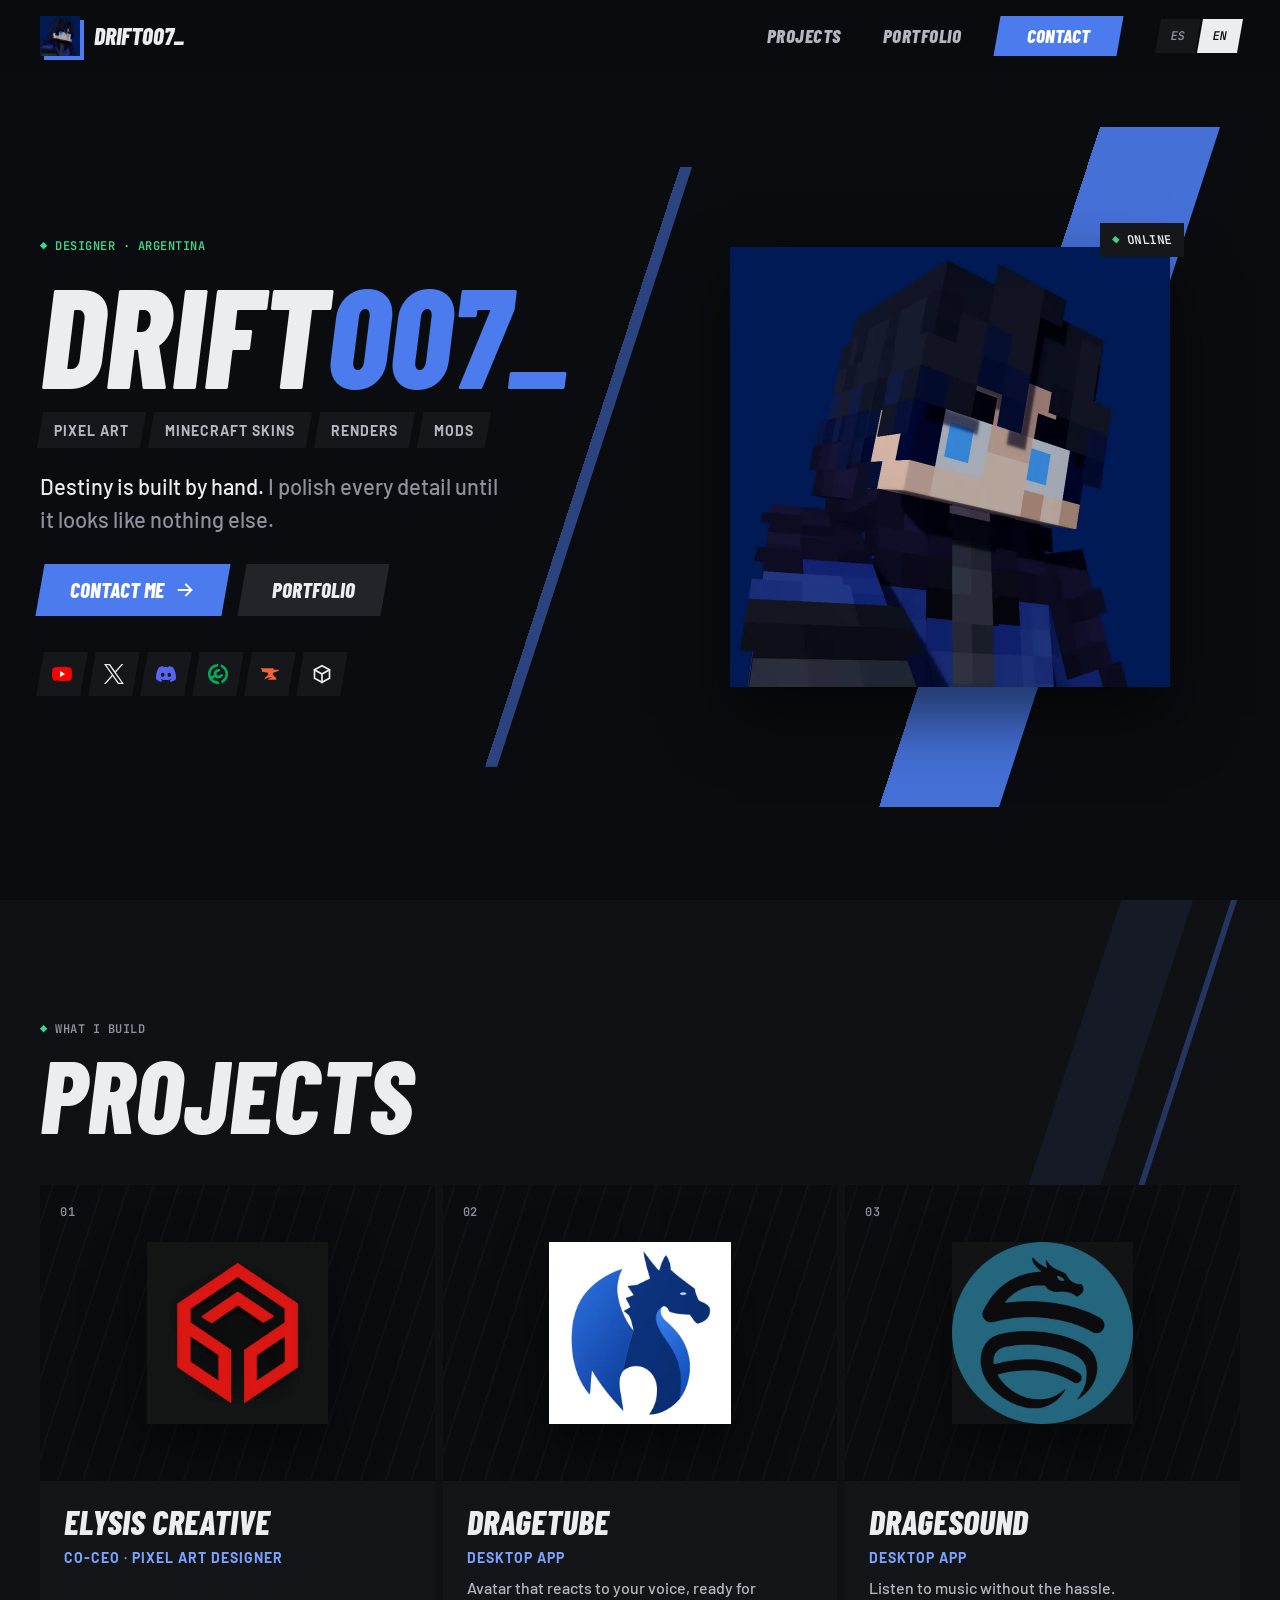
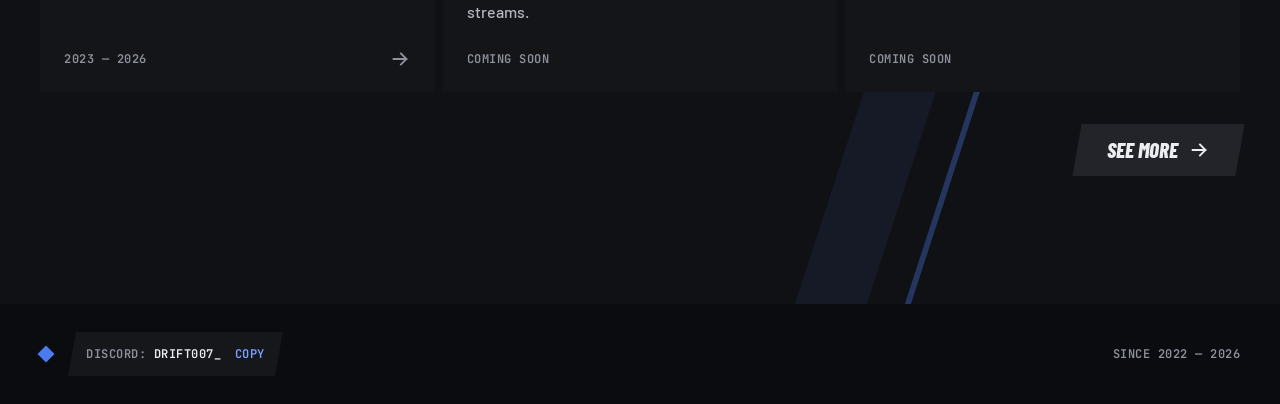
<file: index.html>
<!doctype html>
<html lang="es">
<head>
  <meta charset="utf-8">
  <meta name="viewport" content="width=device-width, initial-scale=1">
  <title>Drift007_</title>
  <meta name="description" content="Destiny is built by hand. I polish every detail until it looks like nothing else.">
  <meta name="theme-color" content="#4B7BEC">
  <meta property="og:type" content="website">
  <meta property="og:site_name" content="Drift007_">
  <meta property="og:title" content="Drift007_">
  <meta property="og:description" content="Destiny is built by hand. I polish every detail until it looks like nothing else.">
  <meta property="og:url" content="https://drift007x.github.io/Portafolio/">
  <meta property="og:image" content="https://drift007x.github.io/Portafolio/assets/img/og.png">
  <meta property="og:image:width" content="1200">
  <meta property="og:image:height" content="630">
  <meta property="og:image:alt" content="Drift007_ · Designer · Argentina">
  <meta name="twitter:card" content="summary_large_image">
  <meta name="twitter:title" content="Drift007_">
  <meta name="twitter:description" content="Destiny is built by hand. I polish every detail until it looks like nothing else.">
  <meta name="twitter:image" content="https://drift007x.github.io/Portafolio/assets/img/og.png">
  <link rel="icon" href="assets/img/favicon.png">
  <link rel="preconnect" href="https://fonts.googleapis.com">
  <link rel="preconnect" href="https://fonts.gstatic.com" crossorigin>
  <link rel="preload" as="style" href="https://fonts.googleapis.com/css2?family=Barlow:wght@500;600;700&amp;family=Barlow+Condensed:ital,wght@1,800&amp;family=JetBrains+Mono:wght@600&amp;display=swap">
  <link rel="stylesheet" href="https://fonts.googleapis.com/css2?family=Barlow:wght@500;600;700&amp;family=Barlow+Condensed:ital,wght@1,800&amp;family=JetBrains+Mono:wght@600&amp;display=swap" media="print" onload="this.media='all'">
  <noscript><link rel="stylesheet" href="https://fonts.googleapis.com/css2?family=Barlow:wght@500;600;700&amp;family=Barlow+Condensed:ital,wght@1,800&amp;family=JetBrains+Mono:wght@600&amp;display=swap"></noscript>
  <script>
    // Espera a las fuentes (máx. 1,2 s) antes de mostrar la entrada animada
    (function (d) {
      var h = d.documentElement; h.classList.add('fl');
      var done = function () { h.classList.remove('fl'); };
      setTimeout(done, 1200);
      if (d.fonts && d.fonts.load) Promise.all([
        d.fonts.load('800 italic 1em "Barlow Condensed"'),
        d.fonts.load('500 1em "Barlow"')
      ]).then(done, done);
    })(document);
  </script>
  <link rel="preload" as="image" href="assets/img/perfil.webp" fetchpriority="high">
  <link rel="stylesheet" href="css/style.css">
</head>
<body>
  <a class="skip" href="#contenido">Saltar al contenido</a>

  <header class="topbar" data-topbar>
    <div class="wrap nav">
      <a class="brand" href="index.html" aria-label="Ir al inicio">
        <span class="brand-mark"><img class="brand-img" src="assets/img/perfil-sm.webp" alt="" width="40" height="40"></span>
        <span class="dsp brand-name" data-nombre>Drift007_</span>
      </a>
      <button class="menu-btn" aria-expanded="false" aria-controls="menu" aria-label="Abrir menú">
        <span></span><span></span>
      </button>
      <nav id="menu" class="links" aria-label="Secciones">
        <a href="#proyectos" class="tab"><span>Proyectos</span></a>
        <a href="portafolio.html" class="tab"><span>Portafolio</span></a>
        <a href="contacto.html" class="btn btn--main btn--sm nav-cta"><span>Contacto</span></a>
      </nav>
    </div>
    <div class="topbar-line" aria-hidden="true"></div>
  </header>

  <!-- PORTADA -->
  <section class="hero">

    <div class="wrap hero-grid" id="contenido">
      <div class="hero-text">
        <span class="mono kicker e1"><span class="dot">◆</span> <span data-etiqueta>Creador · Argentina</span></span>
        <h1 class="dsp h1 e2" data-titulo>Drift<span>007_</span></h1>
        <ul class="skills e3" data-habilidades aria-label="Lo que hago"></ul>
        <p class="bio e3"><span data-bio></span> <span class="soft" data-bio-suave></span></p>
        <div class="actions e4">
          <a href="contacto.html" class="btn btn--main"><span>Contactame
            <svg class="ic arr" viewBox="0 0 24 24" aria-hidden="true"><path d="M5 12h14M13 6l6 6-6 6"/></svg></span></a>
          <a href="portafolio.html" class="btn"><span>Portafolio</span></a>
        </div>
        <nav class="socials e4" aria-label="Redes" data-redes></nav>
      </div>

      <div class="hero-visual">
        <div class="stripe stripe--big" aria-hidden="true"></div>
        <div class="stripe stripe--thin" aria-hidden="true"></div>
        <a href="#" class="photo e5" aria-label="Sobre mí">
          <img data-foto src="assets/img/perfil.webp" alt="Foto de perfil de Drift007_" width="440" height="440" fetchpriority="high" decoding="async">
        </a>
        <span class="mono chip e5" data-enlinea><span><span class="dot">◆</span> En línea</span></span>
      </div>
    </div>
  </section>

  <!-- PROYECTOS -->
  <section id="proyectos" class="work">
    <div class="work-stripes" aria-hidden="true"><span></span><span></span></div>
    <div class="wrap">
      <div class="work-head">
        <span class="mono"><span class="dot">◆</span> Lo que construyo</span>
        <h2 class="dsp">Proyectos</h2>
      </div>
      <div class="work-grid" data-proyectos></div>
      <div class="work-more">
        <a href="proyectos.html" class="btn"><span>Ver más
          <svg class="ic arr" viewBox="0 0 24 24" aria-hidden="true"><path d="M5 12h14M13 6l6 6-6 6"/></svg></span></a>
      </div>
    </div>
  </section>

  <footer class="footer">
    <div class="wrap footer-row">
      <span class="diamond" aria-hidden="true"></span>
      <button class="mono copy" type="button" data-discord><span class="copy-in">Discord: <strong data-discord-user>Drift007_</strong> <span class="copy-hint">Copiar</span></span></button>
      <span class="mono stamp" data-trayectoria>Desde 2022 — 2026</span>
    </div>
  </footer>

  <script src="data/traducciones.js"></script>
  <script src="js/i18n.js"></script>
  <script src="data/site.js"></script>
  <script src="js/main.js"></script>
</body>
</html>
</file>
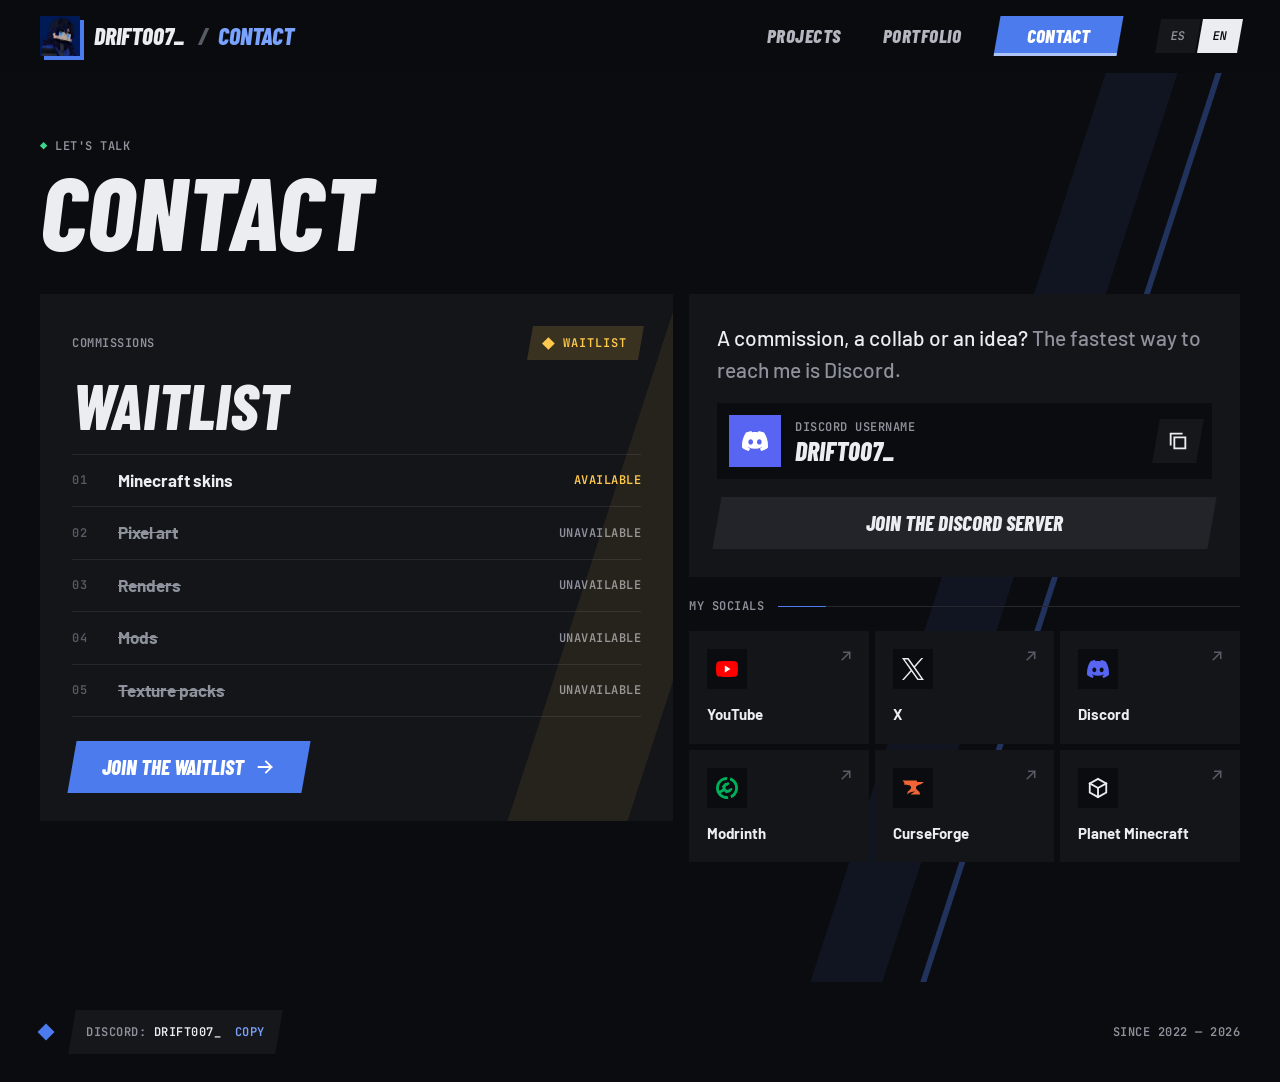
<file: contacto.html>
<!doctype html>
<html lang="es">
<head>
  <meta charset="utf-8">
  <meta name="viewport" content="width=device-width, initial-scale=1">
  <title>Drift007_</title>
  <meta name="description" content="Destiny is built by hand. I polish every detail until it looks like nothing else.">
  <meta name="theme-color" content="#4B7BEC">
  <meta property="og:type" content="website">
  <meta property="og:site_name" content="Drift007_">
  <meta property="og:title" content="Drift007_">
  <meta property="og:description" content="Destiny is built by hand. I polish every detail until it looks like nothing else.">
  <meta property="og:url" content="https://drift007x.github.io/Portafolio/contacto.html">
  <meta property="og:image" content="https://drift007x.github.io/Portafolio/assets/img/og.png">
  <meta property="og:image:width" content="1200">
  <meta property="og:image:height" content="630">
  <meta property="og:image:alt" content="Drift007_ · Designer · Argentina">
  <meta name="twitter:card" content="summary_large_image">
  <meta name="twitter:title" content="Drift007_">
  <meta name="twitter:description" content="Destiny is built by hand. I polish every detail until it looks like nothing else.">
  <meta name="twitter:image" content="https://drift007x.github.io/Portafolio/assets/img/og.png">
  <link rel="icon" href="assets/img/favicon.png">
  <link rel="preconnect" href="https://fonts.googleapis.com">
  <link rel="preconnect" href="https://fonts.gstatic.com" crossorigin>
  <link rel="preload" as="style" href="https://fonts.googleapis.com/css2?family=Barlow:wght@500;600;700&amp;family=Barlow+Condensed:ital,wght@1,800&amp;family=JetBrains+Mono:wght@600&amp;display=swap">
  <link rel="stylesheet" href="https://fonts.googleapis.com/css2?family=Barlow:wght@500;600;700&amp;family=Barlow+Condensed:ital,wght@1,800&amp;family=JetBrains+Mono:wght@600&amp;display=swap" media="print" onload="this.media='all'">
  <noscript><link rel="stylesheet" href="https://fonts.googleapis.com/css2?family=Barlow:wght@500;600;700&amp;family=Barlow+Condensed:ital,wght@1,800&amp;family=JetBrains+Mono:wght@600&amp;display=swap"></noscript>
  <script>
    // Espera a las fuentes (máx. 1,2 s) antes de mostrar la entrada animada
    (function (d) {
      var h = d.documentElement; h.classList.add('fl');
      var done = function () { h.classList.remove('fl'); };
      setTimeout(done, 1200);
      if (d.fonts && d.fonts.load) Promise.all([
        d.fonts.load('800 italic 1em "Barlow Condensed"'),
        d.fonts.load('500 1em "Barlow"')
      ]).then(done, done);
    })(document);
  </script>
  <link rel="stylesheet" href="css/style.css">
</head>
<body>
  <a class="skip" href="#contenido">Saltar al contenido</a>
  <header class="topbar" data-topbar>
    <div class="wrap nav">
      <a class="brand" href="index.html" aria-label="Ir al inicio">
        <span class="brand-mark"><img class="brand-img" src="assets/img/perfil-sm.webp" alt="" width="40" height="40"></span>
        <span class="dsp brand-name" data-nombre>Drift007_</span>
        <span class="crumb dsp" aria-hidden="true"><span class="crumb-sep">/</span>Contacto</span>
      </a>
      <button class="menu-btn" aria-expanded="false" aria-controls="menu" aria-label="Abrir menú">
        <span></span><span></span>
      </button>
      <nav id="menu" class="links" aria-label="Secciones">
        <a href="proyectos.html" class="tab"><span>Proyectos</span></a>
        <a href="portafolio.html" class="tab"><span>Portafolio</span></a>
        <a href="contacto.html" class="btn btn--main btn--sm nav-cta nav-cta--on" aria-current="page"><span>Contacto</span></a>
      </nav>
    </div>
    <div class="topbar-line" aria-hidden="true"></div>
  </header>

  <main class="page" id="contenido">
    <div class="work-stripes" aria-hidden="true"><span></span><span></span></div>
    <div class="wrap">
      <div class="work-head">
        <span class="mono e1"><span class="dot">◆</span> Hablemos</span>
        <h1 class="dsp page-title e2">Contacto</h1>
      </div>
      <div class="ct e3">

        <!-- Comisiones -->
        <section class="ct-com" data-com aria-labelledby="com-title">
          <div class="ct-com-top">
            <span class="mono">Comisiones</span>
            <span class="com-status" data-com-status><span class="com-dot" aria-hidden="true"></span><span data-com-label>Abiertas</span></span>
          </div>
          <h2 class="dsp ct-com-title" id="com-title" data-com-title>Comisiones abiertas</h2>
          <p class="ct-com-note" data-com-note></p>
          <div class="ct-com-list" data-com-servicios></div>
          <div class="ct-com-actions">
            <a href="https://discord.gg/NP4h2fFv33" target="_blank" rel="noopener" class="btn btn--main" data-com-cta><span>Pedir comisión
              <svg class="ic arr" viewBox="0 0 24 24" aria-hidden="true"><path d="M5 12h14M13 6l6 6-6 6"/></svg></span></a>
          </div>
          <div class="ct-com-stripe" aria-hidden="true"></div>
        </section>

        <!-- Hablemos -->
        <section class="ct-side">
          <div class="ct-card">
            <p class="contact-lead">¿Un encargo, una colaboración o una idea? <span class="soft">La forma más rápida de hablar conmigo es Discord.</span></p>
            <div class="ct-dc">
              <span class="ct-dc-ic"><img src="assets/icons/discord.svg" alt="" width="26" height="26"></span>
              <div class="ct-dc-txt">
                <span class="mono">Usuario de Discord</span>
                <strong class="notranslate" data-discord-user>Drift007_</strong>
              </div>
              <button type="button" class="ct-copy" data-discord-btn aria-label="Copiar usuario"><svg class="ic" viewBox="0 0 24 24" aria-hidden="true"><path d="M8 8h12v12H8zM4 16V4h12"/></svg></button>
            </div>
            <p class="mono contact-note" data-copiado aria-live="polite"></p>
            <a href="https://discord.gg/NP4h2fFv33" target="_blank" rel="noopener" class="btn btn--wide" data-contacto><span>Entrar al servidor de Discord</span></a>
          </div>

          <div class="ct-soc-head"><span class="mono">Mis redes</span><span class="ct-line" aria-hidden="true"></span></div>
          <div class="ct-soc" data-redes-lista></div>
        </section>
      </div>
    </div>
  </main>

  <footer class="footer">
    <div class="wrap footer-row">
      <span class="diamond" aria-hidden="true"></span>
      <button class="mono copy" type="button" data-discord><span class="copy-in">Discord: <strong data-discord-user>Drift007_</strong> <span class="copy-hint">Copiar</span></span></button>
      <span class="mono stamp" data-trayectoria>Desde 2022 — 2026</span>
    </div>
  </footer>

  <script src="data/traducciones.js"></script>
  <script src="js/i18n.js"></script>
  <script src="data/site.js"></script>
  <script src="js/main.js"></script>
</body>
</html>
</file>
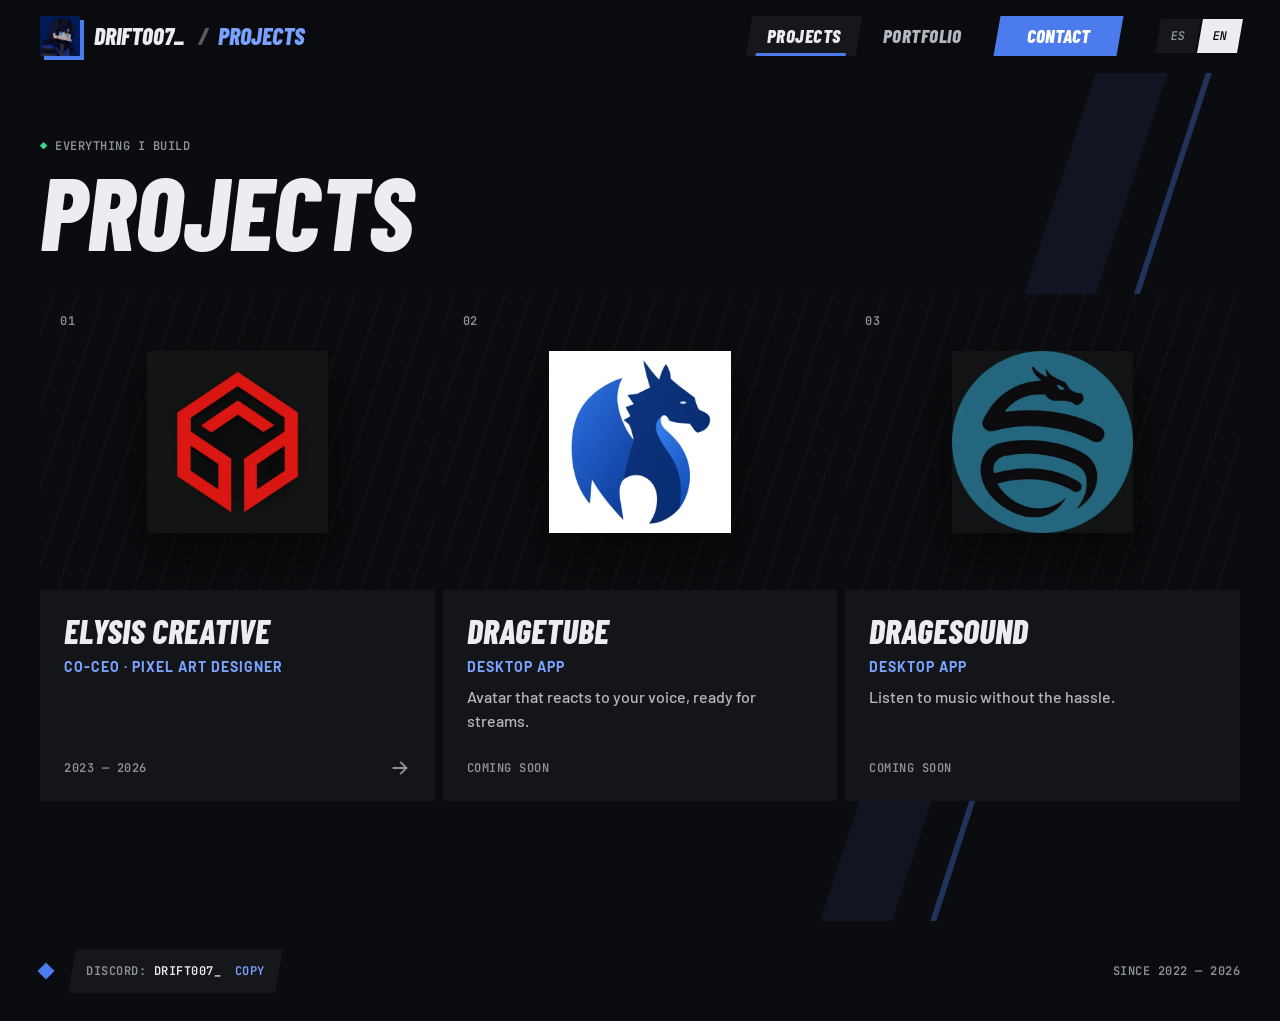
<file: proyectos.html>
<!doctype html>
<html lang="es">
<head>
  <meta charset="utf-8">
  <meta name="viewport" content="width=device-width, initial-scale=1">
  <title>Drift007_</title>
  <meta name="description" content="Destiny is built by hand. I polish every detail until it looks like nothing else.">
  <meta name="theme-color" content="#4B7BEC">
  <meta property="og:type" content="website">
  <meta property="og:site_name" content="Drift007_">
  <meta property="og:title" content="Drift007_">
  <meta property="og:description" content="Destiny is built by hand. I polish every detail until it looks like nothing else.">
  <meta property="og:url" content="https://drift007x.github.io/Portafolio/proyectos.html">
  <meta property="og:image" content="https://drift007x.github.io/Portafolio/assets/img/og.png">
  <meta property="og:image:width" content="1200">
  <meta property="og:image:height" content="630">
  <meta property="og:image:alt" content="Drift007_ · Designer · Argentina">
  <meta name="twitter:card" content="summary_large_image">
  <meta name="twitter:title" content="Drift007_">
  <meta name="twitter:description" content="Destiny is built by hand. I polish every detail until it looks like nothing else.">
  <meta name="twitter:image" content="https://drift007x.github.io/Portafolio/assets/img/og.png">
  <link rel="icon" href="assets/img/favicon.png">
  <link rel="preconnect" href="https://fonts.googleapis.com">
  <link rel="preconnect" href="https://fonts.gstatic.com" crossorigin>
  <link rel="preload" as="style" href="https://fonts.googleapis.com/css2?family=Barlow:wght@500;600;700&amp;family=Barlow+Condensed:ital,wght@1,800&amp;family=JetBrains+Mono:wght@600&amp;display=swap">
  <link rel="stylesheet" href="https://fonts.googleapis.com/css2?family=Barlow:wght@500;600;700&amp;family=Barlow+Condensed:ital,wght@1,800&amp;family=JetBrains+Mono:wght@600&amp;display=swap" media="print" onload="this.media='all'">
  <noscript><link rel="stylesheet" href="https://fonts.googleapis.com/css2?family=Barlow:wght@500;600;700&amp;family=Barlow+Condensed:ital,wght@1,800&amp;family=JetBrains+Mono:wght@600&amp;display=swap"></noscript>
  <script>
    // Espera a las fuentes (máx. 1,2 s) antes de mostrar la entrada animada
    (function (d) {
      var h = d.documentElement; h.classList.add('fl');
      var done = function () { h.classList.remove('fl'); };
      setTimeout(done, 1200);
      if (d.fonts && d.fonts.load) Promise.all([
        d.fonts.load('800 italic 1em "Barlow Condensed"'),
        d.fonts.load('500 1em "Barlow"')
      ]).then(done, done);
    })(document);
  </script>
  <link rel="stylesheet" href="css/style.css">
</head>
<body>
  <a class="skip" href="#contenido">Saltar al contenido</a>
  <header class="topbar" data-topbar>
    <div class="wrap nav">
      <a class="brand" href="index.html" aria-label="Ir al inicio">
        <span class="brand-mark"><img class="brand-img" src="assets/img/perfil-sm.webp" alt="" width="40" height="40"></span>
        <span class="dsp brand-name" data-nombre>Drift007_</span>
        <span class="crumb dsp" aria-hidden="true"><span class="crumb-sep">/</span>Proyectos</span>
      </a>
      <button class="menu-btn" aria-expanded="false" aria-controls="menu" aria-label="Abrir menú">
        <span></span><span></span>
      </button>
      <nav id="menu" class="links" aria-label="Secciones">
        <a href="proyectos.html" class="tab tab--on" aria-current="page"><span>Proyectos</span></a>
        <a href="portafolio.html" class="tab"><span>Portafolio</span></a>
        <a href="contacto.html" class="btn btn--main btn--sm nav-cta"><span>Contacto</span></a>
      </nav>
    </div>
    <div class="topbar-line" aria-hidden="true"></div>
  </header>

  <main class="page" id="contenido">
    <div class="work-stripes" aria-hidden="true"><span></span><span></span></div>
    <div class="wrap">
      <div class="work-head">
        <span class="mono e1"><span class="dot">◆</span> Todo lo que construyo</span>
        <h1 class="dsp page-title e2">Proyectos</h1>
      </div>
      <div class="work-grid e3" data-proyectos></div>
    </div>
  </main>

  <footer class="footer">
    <div class="wrap footer-row">
      <span class="diamond" aria-hidden="true"></span>
      <button class="mono copy" type="button" data-discord><span class="copy-in">Discord: <strong data-discord-user>Drift007_</strong> <span class="copy-hint">Copiar</span></span></button>
      <span class="mono stamp" data-trayectoria>Desde 2022 — 2026</span>
    </div>
  </footer>

  <script src="data/traducciones.js"></script>
  <script src="js/i18n.js"></script>
  <script src="data/site.js"></script>
  <script src="js/main.js"></script>
</body>
</html>
</file>
<file: css/style.css>
/* ─────────────────────────────────────────────
   Drift007_ · Portafolio — estilo Rift (variante carbón)
   ───────────────────────────────────────────── */
:root {
  --bg-000: #0B0C0F;   /* fondo */
  --bg-100: #101115;   /* franjas de sección */
  --bg-200: #141519;   /* tarjetas */
  --bg-300: #16171B;   /* controles */
  --bg-400: #1A1B20;   /* hover */
  --bg-500: #232429;
  --bg-600: #2C2E35;
  --line:   #26282E;
  --ink-100: #ECEDF1;
  --ink-200: #B4B7C0;
  --ink-300: #8E929C;
  --ink-500: #575B66;  /* decorativo, no para texto */
  --accent: #4B7BEC;   /* color de marca */
  --accent-hover: #5D8BF5;
  --accent-ink: #7AA2FF;
  --pulse: #5B8CFF;
  --success: #3DD68C;
  --ease: cubic-bezier(.2,.9,.3,1.2);
}

* { box-sizing: border-box; }
[hidden] { display: none !important; }

/* Fuentes de respaldo con medidas parecidas: el cambio de fuente no mueve nada */
@font-face { font-family: "Barlow Fallback"; src: local("Arial"); size-adjust: 94%; ascent-override: 100%; descent-override: 20%; line-gap-override: 0%; }
@font-face { font-family: "Barlow Cond Fallback"; src: local("Arial Narrow"), local("Arial"); size-adjust: 88%; ascent-override: 100%; descent-override: 22%; line-gap-override: 0%; }
@font-face { font-family: "Mono Fallback"; src: local("Consolas"), local("Courier New"); size-adjust: 98%; }
/* Mientras cargan las fuentes (máx. 1,2 s), los títulos esperan en vez de saltar */
html.fl .dsp, html.fl .tab, html.fl .btn > span, html.fl .h1 { opacity: 0; }
html .dsp, html .tab, html .btn > span { transition: opacity 180ms; }
html.fl .e1, html.fl .e2, html.fl .e3, html.fl .e4, html.fl .e5, html.fl .stripe { animation-play-state: paused; }

/* Selector de idioma */
.lang { display: flex; gap: 2px; margin-left: 14px; flex: none; }
.lang button { border: 0; cursor: pointer; height: 34px; min-width: 40px; padding: 0 10px; background: var(--bg-300); color: var(--ink-300); font-family: 'JetBrains Mono', "Mono Fallback", monospace; font-weight: 600; font-size: 12px; transform: skew(-10deg); transition: background 100ms, color 100ms; }
.lang button:hover { background: var(--bg-500); color: var(--ink-100); }
.lang button[aria-pressed="true"] { background: var(--ink-100); color: var(--bg-000); }
.lang button:focus-visible { outline: 2px solid var(--pulse); outline-offset: 3px; }
html { scroll-behavior: smooth; }
body {
  margin: 0;
  background: var(--bg-000);
  color: var(--ink-100);
  font: 500 16px/1.5 Barlow, "Barlow Fallback", system-ui, sans-serif;
  overflow-x: hidden;
}
img { display: block; max-width: 100%; }
a { color: var(--accent-ink); }

.dsp { font-family: 'Barlow Condensed', "Barlow Cond Fallback", "Arial Narrow", sans-serif; font-weight: 800; font-style: italic; text-transform: uppercase; }
.mono { font-family: 'JetBrains Mono', "Mono Fallback", monospace; font-weight: 600; font-size: 12px; letter-spacing: .5px; text-transform: uppercase; color: var(--ink-300); }
.wrap { width: 100%; max-width: 1280px; margin: 0 auto; padding: 0 40px; }
.dot { color: var(--success); }

.skip { position: absolute; left: 16px; top: -60px; z-index: 50; background: var(--accent); color: #fff; padding: 10px 16px; font-weight: 700; text-decoration: none; }
.skip:focus { top: 16px; }

:focus-visible { outline: 2px solid var(--pulse); outline-offset: 3px; }

.ic { width: 22px; height: 22px; fill: none; stroke: currentColor; stroke-width: 2; stroke-linecap: square; stroke-linejoin: miter; }

/* ── Botones (inclinados) ── */
.btn {
  display: inline-flex; align-items: center; height: 52px; padding: 0 30px; border: 0;
  transform: skew(-10deg); background: var(--bg-500); color: var(--ink-100); text-decoration: none;
  transition: transform 100ms var(--ease), background 100ms;
}
.btn > span {
  transform: skew(10deg); display: inline-flex; align-items: center; gap: 10px;
  font-family: 'Barlow Condensed', "Barlow Cond Fallback", "Arial Narrow", sans-serif; font-weight: 800; font-style: italic; text-transform: uppercase; font-size: 21px;
}
.btn:hover { background: var(--bg-600); transform: skew(-10deg) translateY(-2px); }
.btn:active { transform: skew(-10deg) scale(.97); }
.btn--main { background: var(--accent); color: #fff; }
.btn--main:hover { background: var(--accent-hover); }
.btn .arr { transition: transform 160ms; }
.btn:hover .arr { transform: translateX(4px); }

/* ── Portada ── */
.hero { position: relative; min-height: calc(100vh - 73px); min-height: calc(100svh - 73px); display: flex; flex-direction: column; }

/* ── Barra superior ── */
.topbar {
  position: sticky; top: 0; z-index: 40;
  background: rgba(11, 12, 15, .72); backdrop-filter: blur(12px); -webkit-backdrop-filter: blur(12px);
  transition: background 160ms;
}
.topbar.is-scrolled { background: rgba(16, 17, 21, .94); }
.topbar-line { height: 1px; background: var(--line); opacity: 0; transition: opacity 160ms; position: relative; overflow: visible; }
.topbar-line::before { content: ""; position: absolute; left: 0; top: 0; height: 1px; width: 120px; background: var(--accent); }
.topbar.is-scrolled .topbar-line { opacity: 1; }
.nav { display: flex; align-items: center; gap: 24px; height: 72px; position: relative; }

.brand { display: flex; align-items: center; gap: 14px; color: var(--ink-100); text-decoration: none; }
.brand-mark { position: relative; width: 40px; height: 40px; flex: none; }
.brand-mark::before { content: ""; position: absolute; inset: 0; transform: translate(4px, 4px); background: var(--accent); transition: transform 160ms var(--ease); }
.brand-img { position: relative; width: 40px; height: 40px; display: block; }
.brand:hover .brand-mark::before { transform: translate(6px, 6px); }
.brand-name { font-size: 24px; line-height: 1; }
.crumb { font-size: 24px; line-height: 1; color: var(--accent-ink); display: inline-flex; gap: 10px; }
.crumb-sep { color: var(--ink-500); }
.brand:focus-visible { outline: 2px solid var(--pulse); outline-offset: 4px; }

.links { display: flex; align-items: center; gap: 6px; margin-left: auto; }
.tab {
  display: inline-flex; align-items: center; height: 40px; padding: 0 18px; transform: skew(-10deg);
  color: var(--ink-200); text-decoration: none; position: relative; transition: background 100ms, color 100ms;
}
.tab > span { transform: skew(10deg); font-family: 'Barlow Condensed', "Barlow Cond Fallback", "Arial Narrow", sans-serif; font-weight: 800; font-style: italic; text-transform: uppercase; font-size: 19px; letter-spacing: .5px; }
.tab::after { content: ""; position: absolute; left: 10px; right: 10px; bottom: 0; height: 3px; background: var(--accent); transform: scaleX(0); transform-origin: left; transition: transform 160ms var(--ease); }
.tab:hover { background: var(--bg-300); color: var(--ink-100); }
.tab:hover::after { transform: scaleX(1); }
.tab--on { background: var(--bg-300); color: var(--ink-100); }
.tab--on::after { transform: scaleX(1); }
.tab:focus-visible { outline: 2px solid var(--pulse); outline-offset: 3px; }
.nav-cta { margin-left: 12px; height: 40px; }
.nav-cta > span { font-size: 19px; }
.nav-cta--on { box-shadow: inset 0 -3px 0 rgba(255,255,255,.55); }
.menu-btn { display: none; }

.hero-grid {
  flex: 1; display: grid; grid-template-columns: 1fr 1fr; gap: 40px;
  align-items: center; position: relative; padding-bottom: 40px;
}
.hero-text { display: flex; flex-direction: column; gap: 22px; position: relative; z-index: 2; }
.kicker { color: var(--success); }
.kicker [data-etiqueta] { color: var(--success); }
.h1 { margin: 0; font-size: clamp(88px, 11vw, 156px); line-height: .8; }
.h1 span { color: var(--accent); }
.bio { margin: 0; font-size: 22px; max-width: 460px; }
.bio .soft { color: var(--ink-300); }
.actions { display: flex; gap: 16px; flex-wrap: wrap; padding-top: 6px; }

.socials { display: flex; gap: 8px; flex-wrap: wrap; padding-top: 14px; }
.soc {
  width: 44px; height: 44px; display: inline-flex; align-items: center; justify-content: center;
  background: var(--bg-300); transform: skew(-10deg); transition: background 100ms, transform 100ms;
}
.soc img { transform: skew(10deg); width: 20px; height: 20px; object-fit: contain; }
.soc:hover { background: var(--bg-500); transform: skew(-10deg) translateY(-2px); }

.hero-visual { position: relative; height: 680px; display: flex; align-items: center; justify-content: center; }
.stripe { position: absolute; left: 50%; background: var(--accent); transform: skew(-18deg); transform-origin: top; animation: wipe 600ms 120ms var(--ease) both; }
.stripe--big { top: 0; bottom: 0; width: 120px; margin-left: 150px; opacity: .9; }
.stripe--thin { top: 40px; bottom: 40px; width: 12px; margin-left: -270px; opacity: .5; }
.photo { position: relative; display: block; width: 440px; height: 440px; overflow: hidden; background: var(--bg-100); box-shadow: 0 30px 60px rgba(0,0,0,.55); }
.photo img { width: 100%; height: 100%; object-fit: cover; transition: transform 240ms var(--ease); }
.photo:hover img { transform: scale(1.025); }
.chip { position: absolute; left: 50%; margin-left: 150px; top: 96px; background: var(--bg-300); color: var(--ink-100); padding: 8px 12px; transform: skew(-10deg); }
.chip > span { display: inline-block; transform: skew(10deg); }

/* ── Habilidades ── */
.skills { list-style: none; margin: 0; padding: 0; display: flex; flex-wrap: wrap; gap: 8px; }
.skills li { background: var(--bg-300); transform: skew(-10deg); padding: 6px 14px; }
.skills li span { display: inline-block; transform: skew(10deg); font-weight: 700; font-size: 14px; letter-spacing: 1px; text-transform: uppercase; color: var(--ink-200); }

/* ── Ahora / proyectos ── */
.projects { background: var(--bg-100); padding: 72px 0; }
.projects-head { display: flex; align-items: baseline; gap: 16px; flex-wrap: wrap; margin-bottom: 28px; }
.projects-head h2 { margin: 0; font-size: 40px; line-height: 1; }
.more { margin-left: auto; text-decoration: none; transition: color 100ms; }
.more:hover { color: var(--ink-100); }
.projects-grid { display: grid; grid-template-columns: 2fr 1fr; gap: 6px; }
.proj {
  display: flex; flex-direction: column; justify-content: space-between; gap: 28px; min-height: 132px; padding: 22px 24px;
  background: var(--bg-200); color: var(--ink-100); text-decoration: none; transition: transform 100ms, background 100ms;
}
.proj:hover { background: var(--bg-400); transform: translateY(-2px); }
.proj .dsp { font-size: 26px; line-height: 1; }
.proj-foot { display: flex; align-items: baseline; gap: 16px; flex-wrap: wrap; }
.proj-year { margin-left: auto; }
.proj--on { background: var(--accent); }
.proj--on:hover { background: var(--accent-hover); }
.proj--on .dsp { font-size: 40px; }
.proj--on .mono { color: #fff; }
div.proj:hover { transform: none; }
div.proj--on:hover { background: var(--accent); }

/* ── Proyectos ── */
.work { position: relative; background: var(--bg-100); padding: 120px 0 128px; overflow: hidden; scroll-margin-top: 0; }
.work-stripes { position: absolute; right: 8%; top: -40px; bottom: -40px; width: 220px; pointer-events: none; }
.work-stripes span { position: absolute; top: 0; bottom: 0; background: var(--accent); transform: skew(-18deg); }
.work-stripes span:first-child { left: 0; width: 72px; opacity: .08; }
.work-stripes span:last-child { left: 110px; width: 6px; opacity: .35; }
.work .wrap { position: relative; }
.work-head { display: flex; flex-direction: column; gap: 12px; margin-bottom: 48px; }
.work-head h2 { margin: 0; font-size: clamp(64px, 8vw, 112px); line-height: .85; }
.work-grid { display: grid; grid-template-columns: repeat(3, 1fr); gap: 8px; }

.wcard {
  display: flex; flex-direction: column; background: var(--bg-200); color: var(--ink-100); text-decoration: none;
  transition: transform 160ms var(--ease), background 100ms;
}
a.wcard:hover { transform: translateY(-4px); background: var(--bg-400); }
.wlogo {
  position: relative; aspect-ratio: 4 / 3; display: flex; align-items: center; justify-content: center; overflow: hidden;
  background: repeating-linear-gradient(-72deg, transparent 0 22px, rgba(255,255,255,.025) 22px 24px), var(--bg-000);
}
.wlogo::after {
  content: ""; position: absolute; top: -10%; bottom: -10%; left: -30%; width: 24%; background: var(--accent); opacity: 0;
  transform: skew(-18deg); transition: left 360ms var(--ease), opacity 200ms;
}
.wcard:hover .wlogo::after { left: 110%; opacity: .18; }
.wtile { width: 46%; aspect-ratio: 1; display: flex; align-items: center; justify-content: center; box-shadow: 0 24px 48px rgba(0,0,0,.5); transition: transform 240ms var(--ease); position: relative; z-index: 1; }
.wtile .dsp { font-size: clamp(48px, 5vw, 72px); color: #fff; }
.wtile--img { background: #111314; }
.wtile--img img { width: 100%; height: 100%; object-fit: cover; }
.wcard:hover .wtile { transform: scale(1.04); }
.wnum { position: absolute; left: 20px; top: 18px; z-index: 1; }
.wbody { flex: 1; display: flex; flex-direction: column; gap: 8px; padding: 24px 24px 22px; }
.wbody h3 { margin: 0; font-size: 34px; line-height: 1; }
.wrol { font-weight: 700; font-size: 14px; letter-spacing: 1px; text-transform: uppercase; color: var(--accent-ink); }
.wbody p { margin: 0; color: var(--ink-200); }
.wfoot { margin-top: auto; padding-top: 16px; display: flex; align-items: center; justify-content: space-between; min-height: 38px; }
.warr { color: var(--ink-300); transition: transform 160ms, color 100ms; }
a.wcard:hover .warr { color: var(--accent-ink); transform: translateX(4px); }
a.wcard:focus-visible { outline: 2px solid var(--pulse); outline-offset: 3px; }

.work-more { display: flex; justify-content: flex-end; margin-top: 32px; }
.page-top { padding-top: 24px; }

/* ── Páginas internas ── */
.page { position: relative; overflow: hidden; padding: 64px 0 120px; min-height: calc(100vh - 73px - 100px); }
.page-title { margin: 0; font-size: clamp(64px, 8vw, 112px); line-height: .85; }
.page .work-head { margin-bottom: 40px; }


.gallery { display: grid; grid-template-columns: repeat(auto-fill, minmax(260px, 1fr)); gap: 8px; }
.gitem { margin: 0; display: flex; flex-direction: column; background: var(--bg-200); color: var(--ink-100); text-decoration: none; transition: transform 160ms var(--ease), background 100ms; }
.gitem:hover { background: var(--bg-400); }
a.gitem:hover { transform: translateY(-4px); }
.gimg { aspect-ratio: 1; overflow: hidden; background: var(--bg-000); }
.gimg img { width: 100%; height: 100%; object-fit: cover; transition: transform 240ms var(--ease); }
.gitem:hover .gimg img { transform: scale(1.03); }
.gimg--skin { background: repeating-linear-gradient(-72deg, transparent 0 22px, rgba(255,255,255,.025) 22px 24px), var(--bg-000); }
.gimg--skin img { object-fit: contain; padding: 24px; image-rendering: pixelated; }
.gcap { display: flex; align-items: baseline; justify-content: space-between; gap: 12px; padding: 16px 20px; }
.gcap .dsp { font-size: 22px; line-height: 1; }
.dl { color: var(--accent-ink); text-decoration: none; }
.dl:hover { color: var(--ink-100); }
.gdl { padding: 0 20px 16px; }
.empty { color: var(--ink-300); margin: 24px 0 0; }
.empty-box { background: var(--bg-200); padding: 48px; display: flex; flex-direction: column; align-items: flex-start; gap: 14px; max-width: 640px; }
.empty-box .dsp { font-size: 44px; line-height: 1; }
.empty-box p { margin: 0 0 8px; color: var(--ink-200); font-size: 18px; }

.contact { display: grid; grid-template-columns: 1fr 1fr; gap: 48px; align-items: start; }
.contact-main { display: flex; flex-direction: column; gap: 24px; }
.contact-lead { margin: 0; font-size: 24px; max-width: 520px; }
.contact-lead .soft { color: var(--ink-300); }
.contact-note { min-height: 18px; margin: 0; color: var(--success); }
.contact-list { display: flex; flex-direction: column; gap: 4px; }
.crow { display: grid; grid-template-columns: 44px 1fr auto 22px; align-items: center; gap: 16px; padding: 14px 18px; background: var(--bg-200); color: var(--ink-100); text-decoration: none; transition: background 100ms, transform 100ms; }
.crow:hover { background: var(--bg-400); transform: translateX(4px); }
.cico { width: 44px; height: 44px; display: flex; align-items: center; justify-content: center; background: var(--bg-000); }
.cico img { width: 22px; height: 22px; object-fit: contain; }
.cname { font-weight: 700; font-size: 17px; }
.curl { text-transform: none; overflow: hidden; text-overflow: ellipsis; white-space: nowrap; max-width: 260px; }
.carr { color: var(--ink-300); width: 20px; height: 20px; }
.crow:hover .carr { color: var(--accent-ink); }
.crow:focus-visible, .gitem:focus-visible { outline: 2px solid var(--pulse); outline-offset: 3px; }

/* ── Portafolio ── */
.pf-head { display: flex; align-items: flex-end; justify-content: space-between; gap: 32px; flex-wrap: wrap; margin-bottom: 28px; }
.pf-head .work-head { margin-bottom: 0; }
.pf-stats { display: flex; gap: 8px; }
.pf-stats > div { display: flex; flex-direction: column; gap: 4px; background: var(--bg-200); padding: 16px 24px; min-width: 132px; }
.pf-num { font-size: 56px; line-height: .9; color: var(--ink-100); }
.pf-stats > div:first-child .pf-num { color: var(--accent-ink); }

.pf-cats { display: grid; grid-template-columns: repeat(5, 1fr); gap: 6px; margin-bottom: 20px; }
.pfc {
  position: relative; overflow: hidden; text-align: left; border: 0; cursor: pointer; font: inherit;
  display: flex; flex-direction: column; gap: 6px; padding: 20px 22px 18px; min-height: 196px;
  background: var(--bg-200); color: var(--ink-100); transition: background 120ms, transform 160ms var(--ease);
}
.pfc::before {
  content: ""; position: absolute; top: -20%; bottom: -20%; right: -60px; width: 90px; background: var(--accent);
  transform: skew(-18deg) translateX(40px); opacity: 0; transition: transform 320ms var(--ease), opacity 200ms;
}
.pfc:hover { background: var(--bg-400); transform: translateY(-4px); }
.pfc:hover::before { opacity: .14; transform: skew(-18deg) translateX(0); }
.pfc--on { background: var(--accent); }
.pfc--on:hover { background: var(--accent-hover); }
.pfc--on::before { opacity: .18; background: #fff; transform: skew(-18deg) translateX(0); }
.pfc-top { display: flex; justify-content: space-between; align-items: center; margin-bottom: auto; position: relative; }
.pfc-ic { width: 28px; height: 28px; color: var(--accent-ink); transition: transform 240ms var(--ease); }
.pfc:hover .pfc-ic { transform: scale(1.12); }
.pfc--on .pfc-ic, .pfc--on .pfc-idx, .pfc--on .pfc-n, .pfc--on .pfc-desc { color: #fff; }
.pfc-name { font-size: 40px; line-height: .9; position: relative; margin-top: 24px; }
.pfc-desc { color: var(--ink-300); font-size: 15px; position: relative; }
.pfc-foot { display: flex; align-items: center; gap: 12px; margin-top: 10px; position: relative; }
.pfc-bar { flex: 1; height: 2px; background: var(--line); position: relative; overflow: hidden; }
.pfc-bar::after { content: ""; position: absolute; inset: 0; background: var(--accent); transform: scaleX(0); transform-origin: left; transition: transform 320ms var(--ease); }
.pfc:hover .pfc-bar::after { transform: scaleX(1); }
.pfc--on .pfc-bar { background: rgba(255,255,255,.3); }
.pfc--on .pfc-bar::after { background: #fff; transform: scaleX(1); }
.pfc:focus-visible { outline: 2px solid var(--pulse); outline-offset: 3px; }
/* Versión compacta: ícono a la izquierda, nombre y cantidad a la derecha */
.pfc { display: grid; grid-template-columns: 40px 1fr; grid-template-areas: "ic name" "ic foot"; align-items: center; column-gap: 14px; row-gap: 2px; min-height: 0; padding: 14px 16px 16px; }
.pfc-top { grid-area: ic; margin: 0; justify-content: center; width: 40px; height: 40px; background: var(--bg-000); }
.pfc--on .pfc-top { background: rgba(255,255,255,.16); }
.pfc-idx, .pfc-desc { display: none; }
.pfc-ic { width: 22px; height: 22px; }
.pfc-name { grid-area: name; font-size: 26px; line-height: 1; margin: 0; }
.pfc-foot { grid-area: foot; margin: 0; }
.pfc-bar { position: absolute; left: 0; right: 0; bottom: 0; height: 2px; flex: none; }
.pfc:hover { transform: translateY(-2px); }

.pf-bar { display: flex; align-items: center; gap: 16px; min-height: 40px; margin-bottom: 16px; border-top: 1px solid var(--line); padding-top: 16px; }
.pf-bar strong { color: var(--ink-100); font-weight: 600; }
.pf-reset { margin-left: auto; border: 0; background: var(--bg-300); color: var(--ink-100); height: 36px; padding: 0 14px; cursor: pointer; transform: skew(-10deg); transition: background 100ms; }
.pf-reset:hover { background: var(--bg-500); }

.pf-grid { display: grid; grid-template-columns: repeat(4, 1fr); grid-auto-rows: 280px; grid-auto-flow: dense; gap: 8px; }
.pfi {
  position: relative; overflow: hidden; border: 0; padding: 0; cursor: zoom-in; background: var(--bg-200); color: var(--ink-100); font: inherit; text-align: left;
  animation: rise 520ms var(--ease) both;
}
.pfi--big { grid-column: span 2; grid-row: span 2; }
.pfi-img { position: absolute; inset: 0; display: block; }
.pfi-img img { width: 100%; height: 100%; object-fit: cover; transition: transform 400ms var(--ease), filter 300ms; }
.pfi--skin .pfi-img { background: repeating-linear-gradient(-72deg, transparent 0 22px, rgba(255,255,255,.03) 22px 24px), var(--bg-000); }
.pfi--skin .pfi-img img { object-fit: contain; padding: 28px; image-rendering: pixelated; }
.pfi:hover .pfi-img img { transform: scale(1.05); }
.pfi-over {
  position: absolute; left: 0; right: 0; bottom: 0; display: flex; flex-direction: column; gap: 4px; padding: 56px 22px 20px;
  background: linear-gradient(to top, rgba(11,12,15,.92), rgba(11,12,15,0));
}
.pfi-cat { color: var(--accent-ink); }
.pfi-title { font-size: 28px; line-height: 1; }
.pfi--big .pfi-title { font-size: 48px; }
.pfi-go {
  position: absolute; right: 18px; bottom: 18px; width: 44px; height: 44px; display: flex; align-items: center; justify-content: center;
  background: var(--accent); color: #fff; transform: skew(-10deg) translateY(12px); opacity: 0; transition: transform 200ms var(--ease), opacity 160ms;
}
.pfi-go svg { transform: skew(10deg); }
.pfi:hover .pfi-go, .pfi:focus-visible .pfi-go { opacity: 1; transform: skew(-10deg); }
.pfi::after { content: ""; position: absolute; left: 0; top: 0; height: 3px; width: 0; background: var(--accent); transition: width 320ms var(--ease); }
.pfi:hover::after { width: 100%; }
.pfi:focus-visible { outline: 2px solid var(--pulse); outline-offset: 3px; }

.pf-empty {
  display: flex; flex-direction: column; gap: 10px; padding: 64px 48px; position: relative; overflow: hidden;
  background: repeating-linear-gradient(-72deg, transparent 0 22px, rgba(255,255,255,.02) 22px 24px), var(--bg-200);
}
.pf-empty .dsp { font-size: 56px; line-height: .9; }
.pf-empty p { margin: 0; color: var(--ink-200); font-size: 18px; }

.pfi--3d .pfi-img { background: radial-gradient(circle at 50% 45%, rgba(75,123,236,.22), transparent 60%), repeating-linear-gradient(-72deg, transparent 0 22px, rgba(255,255,255,.03) 22px 24px), var(--bg-000); }
.pfi--3d .pfi-img img { object-fit: cover; object-position: 50% 50%; padding: 0; image-rendering: auto; }
.pfi--flat .pfi-img img { image-rendering: pixelated; padding: 28px; }
.pfi--3d.is-loading .pfi-img::after { content: ""; position: absolute; left: 50%; top: 42%; width: 28px; height: 28px; margin: -14px 0 0 -14px; background: var(--accent); transform: rotate(45deg); animation: pulse3d 900ms ease-in-out infinite alternate; }
@keyframes pulse3d { from { opacity: .25; transform: rotate(45deg) scale(.7); } to { opacity: .9; transform: rotate(45deg) scale(1); } }
.pfi-3d { position: absolute; top: 16px; left: 16px; background: var(--accent); color: #fff; padding: 4px 10px; transform: skew(-10deg); }

.pfi-year { position: absolute; top: 16px; right: 16px; background: rgba(11,12,15,.75); color: var(--ink-100); padding: 4px 10px; transform: skew(-10deg); }

.pf-years { display: flex; flex-wrap: wrap; gap: 6px; margin-bottom: 24px; }
.pf-ychip { border: 0; cursor: pointer; height: 34px; padding: 0 14px; background: var(--bg-300); color: var(--ink-200); transform: skew(-10deg); transition: background 100ms, color 100ms; }
.pf-ychip > span { display: inline-block; transform: skew(10deg); font-family: 'JetBrains Mono', "Mono Fallback", monospace; font-weight: 600; font-size: 12px; letter-spacing: .5px; text-transform: uppercase; }
.pf-ychip:hover { background: var(--bg-500); color: var(--ink-100); }
.pf-ychip[aria-pressed="true"] { background: var(--ink-100); color: var(--bg-000); }
.pf-ychip:focus-visible { outline: 2px solid var(--pulse); outline-offset: 3px; }

.pf-groups { display: flex; flex-direction: column; gap: 40px; }
.pf-year { display: flex; align-items: center; gap: 16px; margin-bottom: 14px; }
.pf-year-n { font-size: 40px; line-height: 1; color: var(--ink-100); }
.pf-year-line { flex: 1; height: 1px; background: var(--line); position: relative; }
.pf-year-line::before { content: ""; position: absolute; left: 0; top: 0; height: 1px; width: 64px; background: var(--accent); }

/* ── Portafolio compacto ── */
.pf { padding-top: 28px; }
.pf .work-head { gap: 6px; }
.pf .page-title { font-size: clamp(44px, 5vw, 72px); }
.pf-head { margin-bottom: 20px; gap: 16px; align-items: center; }
.pf-stats > div { flex-direction: row; align-items: baseline; gap: 8px; padding: 10px 16px; min-width: 0; }
.pf-num { font-size: 30px; }
.pf-cats { gap: 6px; margin-bottom: 16px; }
.pfc { display: grid; grid-template-columns: 36px 1fr; grid-template-rows: auto auto; column-gap: 12px; row-gap: 2px; align-items: center; min-height: 0; padding: 12px 14px; }
.pfc:hover { transform: translateY(-2px); }
.pfc-top { grid-row: span 2; margin: 0; justify-content: center; }
.pfc-idx, .pfc-desc, .pfc-bar { display: none; }
.pfc-ic { width: 26px; height: 26px; }
.pfc-name { font-size: 26px; margin: 0; line-height: 1; }
.pfc-foot { margin: 0; }
.pfc-n { font-size: 11px; }
.pfc::before { width: 60px; right: -40px; }
.pf-bar { min-height: 0; margin-bottom: 10px; padding-top: 10px; }
.pf-reset { height: 30px; }
.pf-years { margin-bottom: 16px; }
.pf-ychip { height: 30px; padding: 0 12px; }
.pf-groups { gap: 28px; }
.pf-year { margin-bottom: 10px; }
.pf-year-n { font-size: 30px; }

/* Tarjeta de mod */
.pfi--mod { grid-column: span 2; cursor: pointer; }
.pfi--mod .pfi-img img { filter: brightness(.45) saturate(.9); }
.pfi--mod:hover .pfi-img img { filter: brightness(.55) saturate(1); }
.pfi--mod .pfi-img { background: radial-gradient(circle at 20% 30%, rgba(75,123,236,.25), transparent 60%), var(--bg-200); }
.pfi--mod .pfi-over { top: 0; padding: 24px; justify-content: flex-end; gap: 12px; background: linear-gradient(to top, rgba(11,12,15,.95) 10%, rgba(11,12,15,.35)); }
.pfm-head { display: flex; align-items: center; gap: 16px; }
.pfm-logo { width: 72px; height: 72px; object-fit: cover; flex: none; box-shadow: 0 10px 24px rgba(0,0,0,.45); image-rendering: pixelated; }
.pfm-tt { display: flex; flex-direction: column; gap: 4px; }
.pfi--mod .pfi-title { font-size: 34px; }
.pfm-desc { color: var(--ink-200); font-size: 15px; max-width: 520px; display: -webkit-box; -webkit-line-clamp: 2; -webkit-box-orient: vertical; overflow: hidden; }
.pfm-tags { display: flex; flex-wrap: wrap; gap: 6px; }
.pfm-tag { font-family: 'JetBrains Mono', "Mono Fallback", monospace; font-weight: 600; font-size: 11px; letter-spacing: .5px; text-transform: uppercase; color: var(--ink-200); background: rgba(255,255,255,.07); padding: 4px 9px; transform: skew(-10deg); display: inline-block; }
.pfm-tag--l { color: var(--accent-ink); background: rgba(75,123,236,.16); }
.pfm-more { border: 0; cursor: pointer; color: var(--ink-100); background: var(--bg-500); }
.pfm-more:hover { background: var(--accent); }
.pfm-tag--warn { color: #FFC94D; background: rgba(255,201,77,.14); }
.pfm-plat { position: absolute; top: 18px; right: 18px; display: flex; gap: 6px; }
.pfm-plat img { width: 32px; height: 32px; padding: 6px; background: rgba(11,12,15,.75); }
.pfi--mod .pfi-year { right: auto; left: 16px; }

/* Visor */
.lb { border: 0; padding: 0; background: transparent; max-width: none; max-height: none; width: 100%; height: 100%; color: var(--ink-100); }
.lb::backdrop { background: rgba(5,6,8,.88); backdrop-filter: blur(6px); }
.lb[open] { display: flex; align-items: center; justify-content: center; }
.lb-inner {
  position: relative; display: grid; grid-template-columns: minmax(0, 1fr) 340px; width: min(1180px, 92vw); max-height: 88vh;
  background: var(--bg-100); box-shadow: 0 18px 40px rgba(0,2,8,.6); animation: rise 280ms var(--ease) both;
}
.lb-media { background: var(--bg-000); display: flex; align-items: center; justify-content: center; min-height: 360px; max-height: 88vh; }
.lb-media img { max-width: 100%; max-height: 88vh; object-fit: contain; }
.lb-media img.pixel { image-rendering: pixelated; padding: 40px; }
.lb-media { position: relative; }
.lb-media--3d { height: min(78vh, 720px); background: radial-gradient(circle at 50% 42%, rgba(75,123,236,.25), transparent 62%), repeating-linear-gradient(-72deg, transparent 0 22px, rgba(255,255,255,.025) 22px 24px), var(--bg-000); }
.lb-canvas { display: block; width: 100%; height: 100%; cursor: grab; }
.lb-canvas:active { cursor: grabbing; }
.lb-skin-ui { position: absolute; left: 16px; right: 16px; bottom: 16px; display: flex; align-items: center; justify-content: space-between; gap: 12px; flex-wrap: wrap; pointer-events: none; }
.lb-hint { background: rgba(11,12,15,.7); padding: 6px 10px; }
.lb-anim { display: flex; gap: 6px; pointer-events: auto; }
.lb-chip { border: 0; cursor: pointer; height: 36px; padding: 0 14px; background: var(--bg-300); color: var(--ink-200); transform: skew(-10deg); transition: background 100ms, color 100ms; }
.lb-chip > span { display: inline-block; transform: skew(10deg); font-family: 'Barlow Condensed', "Barlow Cond Fallback", "Arial Narrow", sans-serif; font-weight: 800; font-style: italic; text-transform: uppercase; font-size: 17px; }
.lb-chip:hover { background: var(--bg-500); color: var(--ink-100); }
.lb-chip[aria-pressed="true"] { background: var(--accent); color: #fff; }
.lb-chip:focus-visible { outline: 2px solid var(--pulse); outline-offset: 3px; }
/* Variantes de skin */
.lb-vars { position: absolute; top: 16px; left: 16px; right: 16px; display: flex; flex-wrap: wrap; gap: 6px; z-index: 2; }
.lb-var { border: 0; cursor: pointer; height: 40px; padding: 0 14px 0 8px; display: inline-flex; align-items: center; gap: 10px; background: rgba(20,21,25,.9); color: var(--ink-200); transform: skew(-10deg); transition: background 100ms, color 100ms; }
.lb-var > * { transform: skew(10deg); }
.lb-var canvas { width: 24px; height: 24px; image-rendering: pixelated; background: var(--bg-000); flex: none; }
.lb-var span { font-family: 'Barlow Condensed', "Barlow Cond Fallback", "Arial Narrow", sans-serif; font-weight: 800; font-style: italic; text-transform: uppercase; font-size: 16px; white-space: nowrap; }
.lb-var:hover { background: var(--bg-500); color: var(--ink-100); }
.lb-var[aria-pressed="true"] { background: var(--accent); color: #fff; }
.lb-var:focus-visible { outline: 2px solid var(--pulse); outline-offset: 3px; }
.pfi-vars { position: absolute; top: 16px; left: 64px; background: var(--bg-400); color: var(--ink-100); padding: 4px 10px; transform: skew(-10deg); z-index: 1; }
.lb-info { display: flex; flex-direction: column; gap: 14px; padding: 40px 32px 28px; }
.lb-cat { color: var(--accent-ink); }
.lb-head { display: flex; align-items: center; gap: 16px; }
.lb-logo { width: 72px; height: 72px; object-fit: cover; flex: none; image-rendering: pixelated; }
.lb-meta { display: flex; flex-direction: column; gap: 12px; }
.lb-row { display: flex; flex-direction: column; gap: 6px; }
.lb-tags { display: flex; flex-wrap: wrap; gap: 6px; }
.lb-info-row { display: flex; flex-direction: column; gap: 6px; padding: 14px 0; border-top: 1px solid var(--line); }
.lb-info-row:first-child { border-top: 0; padding-top: 4px; }
.lb-info-val { font-size: 20px; font-weight: 700; color: var(--ink-100); }
.lb-socials { display: flex; flex-wrap: wrap; gap: 6px; }
.lb-soc { display: inline-flex; align-items: center; gap: 8px; height: 38px; padding: 0 14px; background: var(--bg-300); color: var(--ink-100); text-decoration: none; transform: skew(-10deg); transition: background 100ms; }
.lb-soc > * { transform: skew(10deg); }
.lb-soc img, .lb-soc .ic { width: 18px; height: 18px; }
.lb-soc span { font-weight: 700; font-size: 14px; }
.lb-soc:hover { background: var(--bg-500); }
.lb-soc:focus-visible { outline: 2px solid var(--pulse); outline-offset: 3px; }
.btn--wide { width: 100%; justify-content: center; }
.lb-media--3d::after { content: ""; position: absolute; left: 50%; bottom: 9%; width: 42%; height: 26px; margin-left: -21%; background: radial-gradient(ellipse at center, rgba(0,0,0,.6), transparent 70%); pointer-events: none; }
.lb-inner--info { grid-template-columns: 1fr; width: min(620px, 92vw); }
.lb-inner--info .lb-info { padding: 44px 40px 28px; }
.lb-inner--info .lb-logo { width: 88px; height: 88px; }
.lb-inner--info .lb-title { font-size: 52px; padding-right: 48px; }
.plat-btn > span img { width: 20px; height: 20px; }
.plat-btn--mr { background: #1BD96A; color: #0B0C0F; }
.plat-btn--mr:hover { background: #3FE383; color: #0B0C0F; }
.plat-btn--cf { background: #F16436; color: #0B0C0F; }
.plat-btn--cf:hover { background: #FF7D52; color: #0B0C0F; }
.plat-btn--mr img, .plat-btn--cf img { filter: brightness(0) saturate(100%); opacity: .85; }
.lb-title { margin: 0; font-size: 48px; line-height: .9; }
.lb-desc { margin: 0; color: var(--ink-200); }
.lb-actions { display: flex; flex-wrap: wrap; gap: 12px; padding-top: 8px; }
.lb-nav { margin-top: auto; display: flex; align-items: center; justify-content: space-between; gap: 12px; padding-top: 24px; border-top: 1px solid var(--line); }
.lb-btn, .lb-close { border: 0; cursor: pointer; width: 44px; height: 44px; display: flex; align-items: center; justify-content: center; background: var(--bg-300); color: var(--ink-100); transform: skew(-10deg); transition: background 100ms; }
.lb-btn svg, .lb-close svg { transform: skew(10deg); }
.lb-btn:hover, .lb-close:hover { background: var(--accent); }
.lb-close { position: absolute; top: 14px; right: 14px; }
.lb-btn:focus-visible, .lb-close:focus-visible { outline: 2px solid var(--pulse); outline-offset: 3px; }

/* ── Contacto ── */
.ct { display: grid; grid-template-columns: 1.15fr 1fr; gap: 16px; align-items: start; }
.ct-com { position: relative; overflow: hidden; background: var(--bg-200); padding: 32px 32px 28px; display: flex; flex-direction: column; gap: 16px; }
.ct-com-stripe { position: absolute; top: -20%; bottom: -20%; right: -40px; width: 120px; background: var(--state, var(--success)); opacity: .08; transform: skew(-18deg); pointer-events: none; }
.ct-com.is-open { --state: var(--success); }
.ct-com.is-wait { --state: #FFC94D; }
.ct-com.is-closed { --state: #FF4D6D; }
.ct-com-top { display: flex; align-items: center; justify-content: space-between; gap: 12px; position: relative; }
.com-status { display: inline-flex; align-items: center; gap: 10px; height: 34px; padding: 0 14px; transform: skew(-10deg); background: color-mix(in srgb, var(--state) 16%, transparent); color: var(--state); font-family: 'JetBrains Mono', "Mono Fallback", monospace; font-weight: 600; font-size: 12px; letter-spacing: 1px; text-transform: uppercase; }
.com-status > * { transform: skew(10deg); }
.com-dot { width: 9px; height: 9px; background: var(--state); transform: skew(10deg) rotate(45deg); box-shadow: 0 0 0 0 var(--state); animation: comPulse 1.8s ease-out infinite; }
@keyframes comPulse { 0% { box-shadow: 0 0 0 0 color-mix(in srgb, var(--state) 60%, transparent); } 100% { box-shadow: 0 0 0 10px transparent; } }
.ct-com-title { margin: 0; font-size: clamp(44px, 5vw, 68px); line-height: .9; position: relative; }
.ct-com-note { margin: 0; color: var(--ink-200); position: relative; }
.ct-com-list { display: flex; flex-direction: column; position: relative; margin-top: 4px; }
.com-row { display: grid; grid-template-columns: 34px 1fr auto; align-items: center; gap: 12px; padding: 13px 0; border-top: 1px solid var(--line); }
.com-row:last-child { border-bottom: 1px solid var(--line); }
.com-n { color: var(--ink-500); }
.com-name { font-weight: 700; font-size: 17px; }
.com-st { color: var(--state); }
.com-row.is-off .com-name { color: var(--ink-300); text-decoration: line-through; }
.com-row.is-off .com-st { color: var(--ink-300); }
.ct-com-actions { position: relative; padding-top: 8px; }

.ct-side { display: flex; flex-direction: column; gap: 16px; }
.ct-card { background: var(--bg-200); padding: 28px; display: flex; flex-direction: column; gap: 18px; }
.ct-card .contact-lead { font-size: 21px; }
.ct-dc { display: grid; grid-template-columns: 52px 1fr 44px; align-items: center; gap: 14px; background: var(--bg-000); padding: 12px; }
.ct-dc-ic { width: 52px; height: 52px; display: flex; align-items: center; justify-content: center; background: #5865F2; }
.ct-dc-ic img { filter: brightness(0) invert(1); }
.ct-dc-txt { display: flex; flex-direction: column; gap: 2px; min-width: 0; }
.ct-dc-txt strong { font-family: 'Barlow Condensed', "Barlow Cond Fallback", "Arial Narrow", sans-serif; font-weight: 800; font-style: italic; font-size: 26px; line-height: 1; text-transform: uppercase; }
.ct-copy { width: 44px; height: 44px; border: 0; cursor: pointer; display: flex; align-items: center; justify-content: center; background: var(--bg-300); color: var(--ink-100); transform: skew(-10deg); transition: background 100ms; }
.ct-copy svg { transform: skew(10deg); }
.ct-copy:hover { background: var(--accent); }
.ct-copy:focus-visible { outline: 2px solid var(--pulse); outline-offset: 3px; }
.ct-card .contact-note:empty { display: none; }

.ct-soc-head { display: flex; align-items: center; gap: 14px; margin-top: 4px; }
.ct-line { flex: 1; height: 1px; background: var(--line); position: relative; }
.ct-line::before { content: ""; position: absolute; left: 0; top: 0; width: 48px; height: 1px; background: var(--accent); }
.ct-soc { display: grid; grid-template-columns: repeat(3, 1fr); gap: 6px; }
.soc-tile { position: relative; display: flex; flex-direction: column; gap: 14px; padding: 18px; min-height: 112px; background: var(--bg-200); color: var(--ink-100); text-decoration: none; overflow: hidden; transition: background 120ms, transform 160ms var(--ease); }
.soc-tile::after { content: ""; position: absolute; left: 0; bottom: 0; height: 3px; width: 0; background: var(--accent); transition: width 260ms var(--ease); }
.soc-tile:hover { background: var(--bg-400); transform: translateY(-3px); }
.soc-tile:hover::after { width: 100%; }
.soc-ic { width: 40px; height: 40px; display: flex; align-items: center; justify-content: center; background: var(--bg-000); }
.soc-ic img { width: 22px; height: 22px; object-fit: contain; }
.soc-name { font-weight: 700; font-size: 15px; margin-top: auto; }
.soc-arr { position: absolute; top: 16px; right: 14px; width: 18px; height: 18px; color: var(--ink-500); transition: color 100ms, transform 160ms; }
.soc-tile:hover .soc-arr { color: var(--accent-ink); transform: translate(2px, -2px); }
.soc-tile:focus-visible { outline: 2px solid var(--pulse); outline-offset: 3px; }

/* ── Pie ── */
.footer { padding: 28px 0; }
.footer-row { display: flex; align-items: center; gap: 20px; flex-wrap: wrap; }
.footer-row .dsp { font-size: 18px; }
.footer-row .stamp { margin-left: auto; }
.copy { background: var(--bg-300); border: 0; padding: 10px 14px; cursor: pointer; transform: skew(-10deg); transition: background 100ms; min-height: 44px; }
.copy-in { display: inline-block; transform: skew(10deg); }
.copy strong { color: var(--ink-100); font-weight: 600; }
.copy-hint { color: var(--accent-ink); margin-left: 6px; }
.copy:hover { background: var(--bg-500); }
.diamond { width: 12px; height: 12px; background: var(--accent); transform: rotate(45deg); }

/* ── Entrada (una sola vez al cargar) ── */
@keyframes rise  { from { opacity: 0; transform: translateY(28px); } to { opacity: 1; transform: none; } }
@keyframes slide { from { opacity: 0; transform: translateX(48px); } to { opacity: 1; transform: none; } }
@keyframes wipe  { from { transform: skew(-18deg) scaleY(0); } to { transform: skew(-18deg) scaleY(1); } }
.e1, .e2, .e3, .e4 { animation: rise 560ms var(--ease) both; }
.e2 { animation-delay: 90ms; } .e3 { animation-delay: 180ms; } .e4 { animation-delay: 270ms; }
.e5 { animation: slide 700ms 200ms var(--ease) both; }
.chip.e5 { animation-name: rise; }

/* ── Tablet ── */
@media (max-width: 1080px) {
  .pf-cats { grid-template-columns: repeat(3, 1fr); }
  .pf-grid { grid-template-columns: repeat(2, 1fr); }
  .lb-inner { grid-template-columns: 1fr; overflow: auto; }
  .lb-media { max-height: 60vh; }
  .lb-media--3d { height: 60vh; }
  .lb-media img { max-height: 60vh; }
  .work-grid { grid-template-columns: 1fr 1fr; }
  .hero-visual { height: 520px; }
  .photo { width: 340px; height: 340px; }
  .stripe--big { margin-left: 100px; width: 90px; }
  .stripe--thin { margin-left: -210px; }
  .chip { margin-left: 100px; top: 70px; }
}

/* ── Celular ── */
@media (max-width: 760px) {
  .wrap { padding: 0 20px; }
  .menu-btn { order: 5; margin-left: 10px !important; }
  .lang { margin-left: auto; }
  .topbar, .topbar.is-scrolled { backdrop-filter: none; -webkit-backdrop-filter: none; background: var(--bg-100); }
  .nav { height: 64px; }
  .crumb, .brand-name { font-size: 20px; }
  .menu-btn {
    display: inline-flex; flex-direction: column; justify-content: center; gap: 6px; margin-left: auto;
    width: 44px; height: 44px; padding: 0 10px; background: var(--bg-300); border: 0; cursor: pointer;
  }
  .menu-btn span { display: block; height: 2px; background: var(--ink-100); transition: transform 160ms; }
  .menu-btn[aria-expanded="true"] span:first-child { transform: translateY(4px) rotate(45deg); }
  .menu-btn[aria-expanded="true"] span:last-child { transform: translateY(-4px) rotate(-45deg); }
  .links {
    display: none; position: fixed; inset: 65px 0 0 0; background: var(--bg-000);
    flex-direction: column; gap: 0; padding: 24px 20px; margin: 0;
  }
  .links.open { display: flex; }
  .links { align-items: stretch; gap: 8px; }
  .tab, .nav-cta { height: 64px; margin: 0; transform: none; padding: 0 16px; }
  .tab > span, .nav-cta > span { transform: none; font-size: 36px; }
  .tab::after { left: 0; right: auto; width: 6px; height: auto; top: 0; transform: scaleY(1); }
  .tab:not(.tab--on)::after { display: none; }
  .hero-grid { grid-template-columns: 1fr; gap: 32px; padding-top: 8px; }
  .hero-visual { order: -1; height: 300px; }
  .photo { width: 240px; height: 240px; }
  .stripe--big { margin-left: 70px; width: 64px; }
  .stripe--thin { margin-left: -150px; }
  .chip { margin-left: 70px; top: 24px; }
  .bio { font-size: 19px; }
  .actions .btn { flex: 1; justify-content: center; }
  .projects-grid { grid-template-columns: 1fr; }
  .work { padding: 80px 0; }
  .work-grid { grid-template-columns: 1fr; }
  .contact { grid-template-columns: 1fr; gap: 32px; }
  .ct { grid-template-columns: 1fr; }
  .ct-com { padding: 24px 20px; }
  .ct-soc { grid-template-columns: repeat(2, 1fr); }
  .pf-cats { grid-template-columns: 1fr 1fr; }
  .pfc { padding: 10px 12px; }
  .pfc-name { font-size: 22px; }
  .pfc-desc { display: none; }
  .pf-grid { grid-template-columns: 1fr; grid-auto-rows: 300px; }
  .pfi--big, .pfi--mod { grid-column: span 1; grid-row: span 1; }
  .pfi--mod { min-height: 340px; }
  .pf-stats > div { min-width: 0; padding: 12px 16px; }
  .pf-num { font-size: 40px; }
  .lb-info { padding: 24px 20px; }
  .lb-title { font-size: 36px; }
  .curl { display: none; }
  .crow { grid-template-columns: 44px 1fr 22px; }
  .page { padding: 32px 0 80px; }
  .footer-row .stamp { margin-left: 0; width: 100%; }
}

@media (prefers-reduced-motion: reduce) {
  *, *::before, *::after { animation: none !important; transition: none !important; }
  html { scroll-behavior: auto; }
}
</file>
